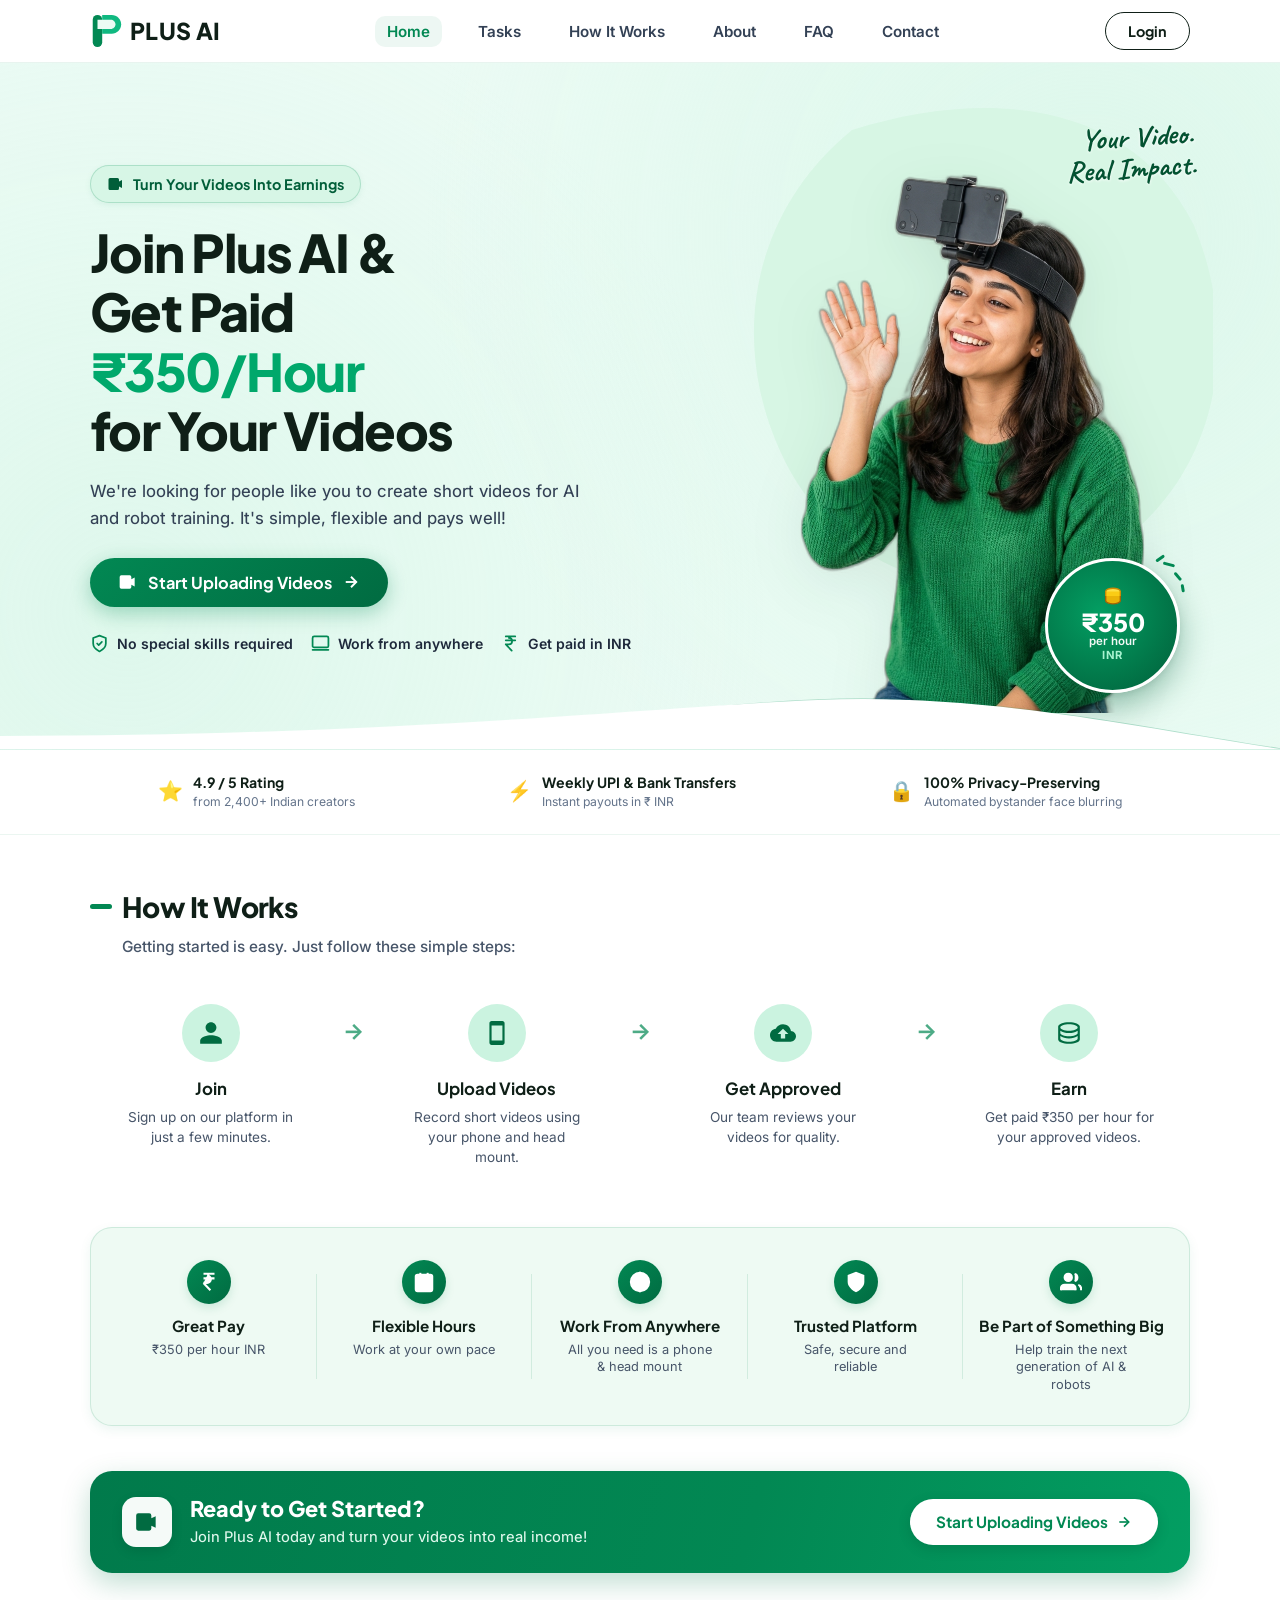
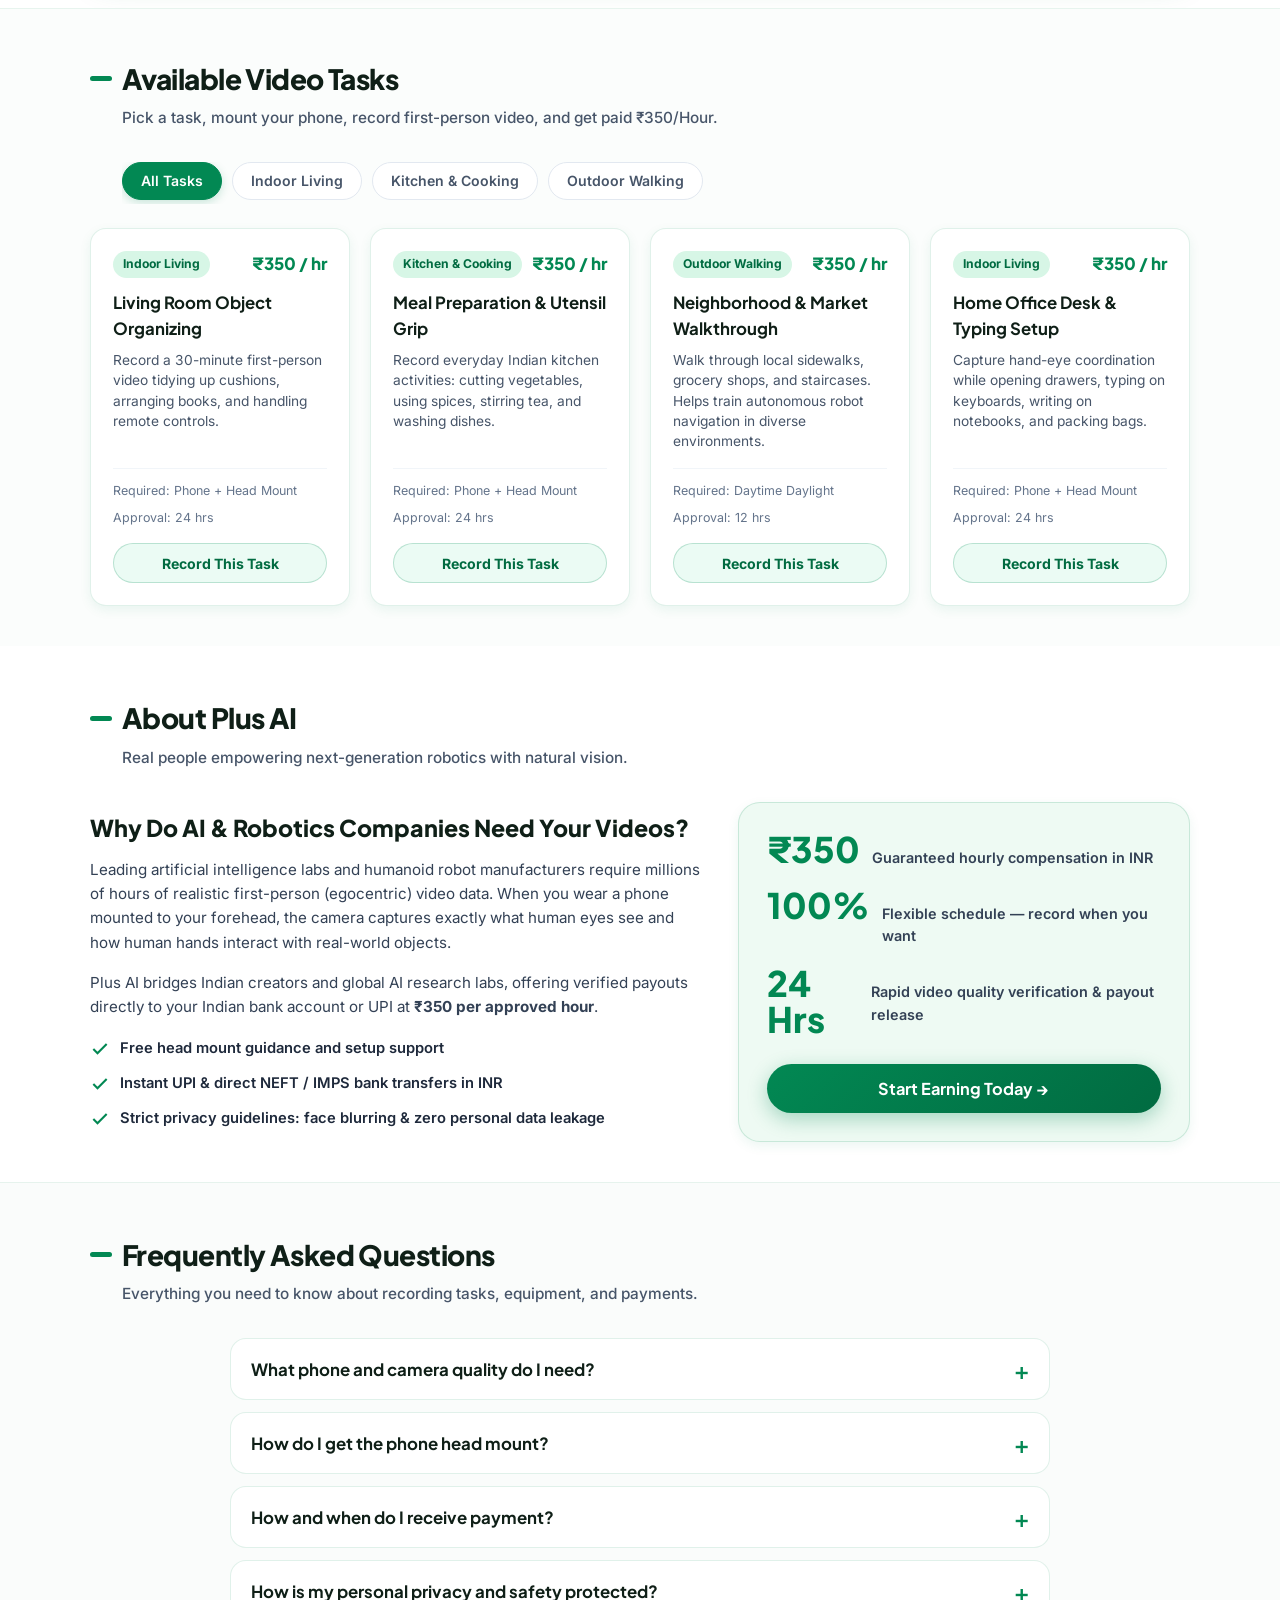
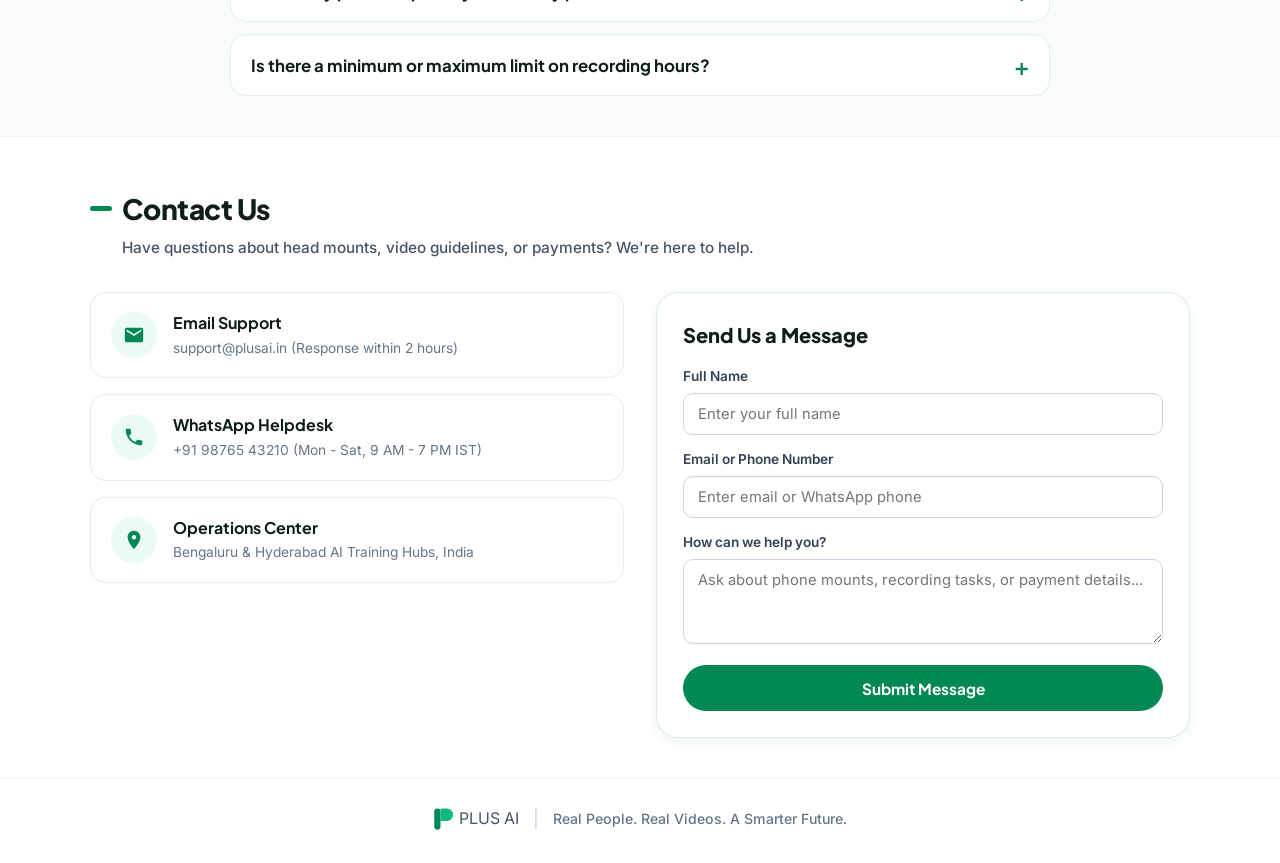
<file: index.html>
<!DOCTYPE html>
<html lang="en">
<head>
  <meta charset="UTF-8">
  <meta name="viewport" content="width=device-width, initial-scale=1.0, maximum-scale=5.0, viewport-fit=cover">
  <meta name="theme-color" content="#028853">
  <meta name="apple-mobile-web-app-capable" content="yes">
  <meta name="apple-mobile-web-app-status-bar-style" content="default">
  <title>Plus AI - Join & Get Paid ₹350/Hour for Your Videos</title>
  <meta name="description" content="Join Plus AI and earn ₹350 per hour recording short videos for AI and robot training. Flexible hours, work from anywhere in India with instant UPI / bank payouts.">
  
  <!-- Favicon -->
  <link rel="icon" type="image/png" href="images/logo_clean_trans.png">

  <!-- Google Fonts -->
  <link rel="preconnect" href="https://fonts.googleapis.com">
  <link rel="preconnect" href="https://fonts.gstatic.com" crossorigin>
  <link href="https://fonts.googleapis.com/css2?family=Caveat:wght@600;700&family=Inter:wght@400;500;600;700;800&family=Plus+Jakarta+Sans:wght@500;600;700;800&display=swap" rel="stylesheet">
  
  <!-- Stylesheet -->
  <link rel="stylesheet" href="css/style.css">
</head>
<body>

  <!-- ======================================================================
       HEADER / NAVIGATION BAR
       ====================================================================== -->
  <header class="navbar">
    <div class="container nav-container">
      <!-- Brand Logo -->
      <a href="#home" class="brand-logo" aria-label="Plus AI Home">
        <div class="logo-vector">
          <!-- Stylized Green Ribbon 'P' Logo -->
          <svg class="logo-p" viewBox="0 0 32 38" fill="none" xmlns="http://www.w3.org/2000/svg" aria-hidden="true">
            <rect x="2" y="2" width="10" height="34" rx="5" fill="#028853" />
            <path d="M12 2H22C27.5228 2 32 6.47715 32 12C32 17.5228 27.5228 22 22 22H12V2Z" fill="#10b981" />
            <path d="M7 7H21C23.7614 7 26 9.23858 26 12C26 14.7614 23.7614 17 21 17H7V7Z" fill="#ebfbf4" />
          </svg>
          <span class="brand-text">PLUS AI</span>
        </div>
      </a>

      <!-- Desktop Nav Links -->
      <nav class="desktop-nav" aria-label="Main Navigation">
        <ul class="nav-links">
          <li><a href="#home" class="active">Home</a></li>
          <li><a href="#tasks">Tasks</a></li>
          <li><a href="#how-it-works">How It Works</a></li>
          <li><a href="#about">About</a></li>
          <li><a href="#faq">FAQ</a></li>
          <li><a href="#contact">Contact</a></li>
        </ul>
      </nav>

      <!-- Right Nav Controls (Login + Hamburger on Mobile) -->
      <div class="nav-actions">
        <button class="btn-login-outline btn-open-login" type="button">Login</button>
        <button class="btn-hamburger" id="btnHamburger" aria-label="Open Navigation Menu" aria-expanded="false" type="button">
          <span class="hamburger-box">
            <span class="hamburger-inner"></span>
          </span>
        </button>
      </div>
    </div>
  </header>

  <!-- Mobile Drawer Menu -->
  <div class="mobile-drawer-overlay" id="drawerOverlay" aria-hidden="true"></div>
  <aside class="mobile-drawer" id="mobileDrawer" aria-label="Mobile Navigation">
    <div class="drawer-header">
      <div class="brand-logo">
        <div class="logo-vector">
          <svg class="logo-p" viewBox="0 0 32 38" fill="none" style="width:26px; height:30px;" aria-hidden="true">
            <rect x="2" y="2" width="10" height="34" rx="5" fill="#028853" />
            <path d="M12 2H22C27.5228 2 32 6.47715 32 12C32 17.5228 27.5228 22 22 22H12V2Z" fill="#10b981" />
          </svg>
          <span class="brand-text">PLUS AI</span>
        </div>
      </div>
      <button class="btn-close-drawer" id="btnCloseDrawer" aria-label="Close Menu" type="button">
        <svg width="24" height="24" viewBox="0 0 24 24" fill="none" stroke="currentColor" stroke-width="2.2" stroke-linecap="round">
          <line x1="18" y1="6" x2="6" y2="18"></line>
          <line x1="6" y1="6" x2="18" y2="18"></line>
        </svg>
      </button>
    </div>

    <ul class="drawer-nav-list">
      <li><a href="#home">Home <span class="nav-arrow">›</span></a></li>
      <li><a href="#tasks">Tasks <span class="nav-arrow">›</span></a></li>
      <li><a href="#how-it-works">How It Works <span class="nav-arrow">›</span></a></li>
      <li><a href="#about">About <span class="nav-arrow">›</span></a></li>
      <li><a href="#faq">FAQ <span class="nav-arrow">›</span></a></li>
      <li><a href="#contact">Contact Us <span class="nav-arrow">›</span></a></li>
    </ul>

    <div class="drawer-footer">
      <button class="btn-login-outline btn-open-login" style="width:100%; text-align:center;">Login to Account</button>
      <button class="btn-primary-green btn-open-upload" style="width:100%; margin-bottom:0;">Start Uploading Videos →</button>
    </div>
  </aside>

  <main>
    <!-- ====================================================================
         HERO SECTION (Responsive Mobile-First + Flyer Precision)
         ==================================================================== -->
    <section class="hero-section" id="home">
      <div class="container hero-grid">
        
        <!-- Hero Text Content -->
        <div class="hero-content">
          <!-- Top Tag Pill -->
          <div class="hero-badge-pill">
            <svg viewBox="0 0 24 24" aria-hidden="true">
              <path d="M4 4h10a2 2 0 0 1 2 2v2.586l4-2V17.414l-4-2V18a2 2 0 0 1-2 2H4a2 2 0 0 1-2-2V6a2 2 0 0 1 2-2z"/>
            </svg>
            <span>Turn Your Videos Into Earnings</span>
          </div>

          <!-- Main Headline -->
          <h1 class="hero-title">
            Join Plus AI &amp;
            <span class="headline-block">Get Paid</span>
            <span class="price-highlight">₹350/Hour</span>
            <span class="headline-block">for Your Videos</span>
          </h1>

          <!-- Subtitle -->
          <p class="hero-subtitle">
            We're looking for people like you to create short videos for AI and robot training. It's simple, flexible and pays well!
          </p>

          <!-- Primary Button -->
          <div class="hero-cta-group">
            <button class="btn-primary-green btn-open-upload" type="button">
              <svg class="btn-icon" viewBox="0 0 24 24" aria-hidden="true">
                <path d="M4 4h10a2 2 0 0 1 2 2v2.586l4-2V17.414l-4-2V18a2 2 0 0 1-2 2H4a2 2 0 0 1-2-2V6a2 2 0 0 1 2-2z"/>
              </svg>
              <span>Start Uploading Videos</span>
              <svg class="btn-arrow" viewBox="0 0 24 24" aria-hidden="true">
                <line x1="5" y1="12" x2="19" y2="12"></line>
                <polyline points="12 5 19 12 12 19"></polyline>
              </svg>
            </button>
          </div>

          <!-- 3 Perks Row with exact icons -->
          <div class="hero-perks">
            <div class="perk-item">
              <span class="perk-icon-wrap">
                <svg viewBox="0 0 24 24" fill="none" stroke="currentColor" stroke-width="2.2" stroke-linecap="round" stroke-linejoin="round" aria-hidden="true">
                  <path d="M12 22s8-4 8-10V5l-8-3-8 3v7c0 6 8 10 8 10z"></path>
                  <path d="m9 12 2 2 4-4"></path>
                </svg>
              </span>
              <span>No special skills required</span>
            </div>

            <div class="perk-item">
              <span class="perk-icon-wrap">
                <svg viewBox="0 0 24 24" fill="none" stroke="currentColor" stroke-width="2.2" stroke-linecap="round" stroke-linejoin="round" aria-hidden="true">
                  <rect x="2" y="3" width="20" height="14" rx="2" ry="2"></rect>
                  <line x1="2" y1="20" x2="22" y2="20"></line>
                </svg>
              </span>
              <span>Work from anywhere</span>
            </div>

            <div class="perk-item">
              <span class="perk-icon-wrap">
                <svg viewBox="0 0 24 24" fill="none" stroke="currentColor" stroke-width="2.2" stroke-linecap="round" stroke-linejoin="round" aria-hidden="true">
                  <path d="M6 3h12M6 8h12M6 13l7.5 8M6 13h4a4 4 0 0 0 0-8"></path>
                </svg>
              </span>
              <span>Get paid in INR</span>
            </div>
          </div>
        </div>

        <!-- Right Hero Visual (Exact Composition with Cutout & Glowing Rate Badge) -->
        <div class="hero-visual-wrapper">
          <!-- Organic Mint Wave Behind Woman (Pure SVG) -->
          <div class="hero-organic-wave-bg" aria-hidden="true">
            <svg viewBox="0 0 500 550" fill="none" xmlns="http://www.w3.org/2000/svg">
              <path d="M120,40 C280,-10 420,20 480,140 C530,260 510,410 380,490 C260,560 110,510 50,390 C-10,270 10,130 120,40 Z" fill="#d7f6e4" />
            </svg>
          </div>

          <div class="hero-image-box">
            <!-- Full HD Woman Cutout -->
            <img src="images/hero_woman_cutout.png" alt="Indian creator wearing phone head mount for video data collection" class="hero-person-img" loading="eager" width="480" height="640">

            <!-- Handwritten playful note (Pure HTML/CSS - font-family: Caveat) -->
            <div class="hero-handwritten-note">
              <span>Your Video.</span><br>
              <span>Real Impact.</span>
            </div>

            <!-- Radiant Green Coin Badge -->
            <div class="hero-rate-badge">
              <div class="badge-rays" aria-hidden="true">
                <span class="ray ray-1"></span>
                <span class="ray ray-2"></span>
                <span class="ray ray-3"></span>
                <span class="ray ray-4"></span>
              </div>
              <div class="badge-coin-wrap">
                <svg class="badge-coin-icon" viewBox="0 0 24 24" fill="none" aria-hidden="true">
                  <ellipse cx="12" cy="6" rx="8" ry="3.5" fill="#fde047" stroke="#ca8a04" stroke-width="1.5" />
                  <path d="M4 6v5c0 1.93 3.58 3.5 8 3.5s8-1.57 8-3.5V6" fill="#facc15" stroke="#ca8a04" stroke-width="1.5" />
                  <path d="M4 11v5c0 1.93 3.58 3.5 8 3.5s8-1.57 8-3.5V11" fill="#eab308" stroke="#a16207" stroke-width="1.5" />
                </svg>
              </div>
              <span class="badge-amount price-val">₹350</span>
              <span class="badge-rate">per hour</span>
              <span class="badge-currency">INR</span>
            </div>
          </div>
        </div>

      </div>
      
      <!-- Sweeping Organic Bottom Wave (Pure SVG / CSS) -->
      <div class="hero-bottom-wave" aria-hidden="true">
        <svg viewBox="0 0 1440 130" fill="none" preserveAspectRatio="none" xmlns="http://www.w3.org/2000/svg">
          <path d="M450,110 C620,110 740,65 920,55 C1100,45 1250,90 1440,130" stroke="#028853" stroke-width="2.5" stroke-opacity="0.25" fill="none" />
          <path d="M0,130 L0,110 C450,110 740,65 920,55 C1100,45 1250,90 1440,130 L1440,130 L0,130 Z" fill="#ffffff" />
        </svg>
      </div>
    </section>

    <!-- ====================================================================
         SECTION: TRUST & SOCIAL PROOF STRIP
         ==================================================================== -->
    <div class="trust-bar-section">
      <div class="container">
        <div class="trust-bar-grid">
          <div class="trust-pill">
            <span class="trust-star">⭐</span>
            <div class="trust-text">
              <strong>4.9 / 5 Rating</strong>
              <span>from 2,400+ Indian creators</span>
            </div>
          </div>
          <div class="trust-pill">
            <span class="trust-icon">⚡</span>
            <div class="trust-text">
              <strong>Weekly UPI &amp; Bank Transfers</strong>
              <span>Instant payouts in ₹ INR</span>
            </div>
          </div>
          <div class="trust-pill">
            <span class="trust-icon">🔒</span>
            <div class="trust-text">
              <strong>100% Privacy-Preserving</strong>
              <span>Automated bystander face blurring</span>
            </div>
          </div>
        </div>
      </div>
    </div>

    <!-- ====================================================================
         SECTION: HOW IT WORKS
         ==================================================================== -->
    <section class="how-it-works-section" id="how-it-works">
      <div class="container">
        <div class="section-header">
          <div class="section-title-wrap">
            <span class="title-dash"></span>
            <h2 class="section-title">How It Works</h2>
          </div>
          <p class="section-subtitle">Getting started is easy. Just follow these simple steps:</p>
        </div>

        <!-- 4 Step Process Cards Flow -->
        <div class="steps-flow">
          <!-- Step 1 -->
          <div class="step-card">
            <div class="step-num-badge">1</div>
            <div class="step-icon-circle">
              <!-- Person / User Icon -->
              <svg viewBox="0 0 24 24" aria-hidden="true">
                <path d="M12 12c2.76 0 5-2.24 5-5s-2.24-5-5-5-5 2.24-5 5 2.24 5 5 5zm0 2c-3.33 0-10 1.67-10 5v3h20v-3c0-3.33-6.67-5-10-5z"/>
              </svg>
            </div>
            <h3 class="step-title">Join</h3>
            <p class="step-desc">Sign up on our platform in just a few minutes.</p>
          </div>

          <div class="step-arrow" aria-hidden="true">→</div>

          <!-- Step 2 -->
          <div class="step-card">
            <div class="step-num-badge">2</div>
            <div class="step-icon-circle">
              <!-- Smartphone Icon -->
              <svg viewBox="0 0 24 24" aria-hidden="true">
                <path d="M17 1.01L7 1c-1.1 0-2 .9-2 2v18c0 1.1.9 2 2 2h10c1.1 0 2-.9 2-2V3c0-1.1-.9-1.99-2-1.99zM17 19H7V5h10v14z"/>
              </svg>
            </div>
            <h3 class="step-title">Upload Videos</h3>
            <p class="step-desc">Record short videos using your phone and head mount.</p>
          </div>

          <div class="step-arrow" aria-hidden="true">→</div>

          <!-- Step 3 -->
          <div class="step-card">
            <div class="step-num-badge">3</div>
            <div class="step-icon-circle">
              <!-- Cloud Upload Icon -->
              <svg viewBox="0 0 24 24" aria-hidden="true">
                <path d="M19.35 10.04C18.67 6.59 15.64 4 12 4 9.11 4 6.6 5.64 5.35 8.04 2.34 8.36 0 10.91 0 14c0 3.31 2.69 6 6 6h13c2.76 0 5-2.24 5-5 0-2.64-2.05-4.78-4.65-4.96zM14 13v4h-4v-4H7l5-5 5 5h-3z"/>
              </svg>
            </div>
            <h3 class="step-title">Get Approved</h3>
            <p class="step-desc">Our team reviews your videos for quality.</p>
          </div>

          <div class="step-arrow" aria-hidden="true">→</div>

          <!-- Step 4 -->
          <div class="step-card">
            <div class="step-num-badge">4</div>
            <div class="step-icon-circle">
              <!-- Stack of Coins Icon -->
              <svg viewBox="0 0 24 24" aria-hidden="true">
                <path d="M12 2C6.48 2 2 3.79 2 6v12c0 2.21 4.48 4 10 4s10-1.79 10-4V6c0-2.21-4.48-4-10-4zm0 2c4.42 0 8 1.34 8 3s-3.58 3-8 3-8-1.34-8-3 3.58-3 8-3zm0 16c-4.42 0-8-1.34-8-3v-2.15c1.95 1.31 4.86 2.15 8 2.15s6.05-.84 8-2.15V17c0 1.66-3.58 3-8 3zm0-5c-4.42 0-8-1.34-8-3v-2.15c1.95 1.31 4.86 2.15 8 2.15s6.05-.84 8-2.15V12c0 1.66-3.58 3-8 3z"/>
              </svg>
            </div>
            <h3 class="step-title">Earn</h3>
            <p class="step-desc">Get paid ₹350 per hour for your approved videos.</p>
          </div>
        </div>
      </div>
    </section>

    <!-- ====================================================================
         SECTION: 5 FEATURE HIGHLIGHTS (In soft mint container)
         ==================================================================== -->
    <section class="features-section">
      <div class="container">
        <div class="features-container-card">
          <!-- Card 1 -->
          <div class="feature-box">
            <div class="feature-icon-circle">
              <!-- Rupee Coin Icon -->
              <svg viewBox="0 0 24 24" fill="none" stroke="currentColor" stroke-width="2.3" aria-hidden="true">
                <path d="M6 3h12M6 8h12M6 13l7.5 8M6 13h4a4 4 0 0 0 0-8"></path>
              </svg>
            </div>
            <h4 class="feature-title">Great Pay</h4>
            <p class="feature-desc">₹350 per hour INR</p>
          </div>

          <!-- Card 2 -->
          <div class="feature-box">
            <div class="feature-icon-circle">
              <!-- Calendar Icon -->
              <svg viewBox="0 0 24 24" fill="none" stroke="currentColor" stroke-width="2.2" aria-hidden="true">
                <rect x="3" y="4" width="18" height="18" rx="2" ry="2"></rect>
                <line x1="16" y1="2" x2="16" y2="6"></line>
                <line x1="8" y1="2" x2="8" y2="6"></line>
                <line x1="3" y1="10" x2="21" y2="10"></line>
              </svg>
            </div>
            <h4 class="feature-title">Flexible Hours</h4>
            <p class="feature-desc">Work at your own pace</p>
          </div>

          <!-- Card 3 -->
          <div class="feature-box">
            <div class="feature-icon-circle">
              <!-- Globe Icon -->
              <svg viewBox="0 0 24 24" fill="none" stroke="currentColor" stroke-width="2.2" aria-hidden="true">
                <circle cx="12" cy="12" r="10"></circle>
                <line x1="2" y1="12" x2="22" y2="12"></line>
                <path d="M12 2a15.3 15.3 0 0 1 4 10 15.3 15.3 0 0 1-4 10 15.3 15.3 0 0 1-4-10 15.3 15.3 0 0 1 4-10z"></path>
              </svg>
            </div>
            <h4 class="feature-title">Work From Anywhere</h4>
            <p class="feature-desc">All you need is a phone &amp; head mount</p>
          </div>

          <!-- Card 4 -->
          <div class="feature-box">
            <div class="feature-icon-circle">
              <!-- Shield Check Icon -->
              <svg viewBox="0 0 24 24" fill="none" stroke="currentColor" stroke-width="2.2" aria-hidden="true">
                <path d="M12 22s8-4 8-10V5l-8-3-8 3v7c0 6 8 10 8 10z"></path>
                <path d="m9 12 2 2 4-4"></path>
              </svg>
            </div>
            <h4 class="feature-title">Trusted Platform</h4>
            <p class="feature-desc">Safe, secure and reliable</p>
          </div>

          <!-- Card 5 -->
          <div class="feature-box">
            <div class="feature-icon-circle">
              <!-- Group / Team Icon -->
              <svg viewBox="0 0 24 24" fill="none" stroke="currentColor" stroke-width="2.2" aria-hidden="true">
                <path d="M17 21v-2a4 4 0 0 0-4-4H5a4 4 0 0 0-4 4v2"></path>
                <circle cx="9" cy="7" r="4"></circle>
                <path d="M23 21v-2a4 4 0 0 0-3-3.87"></path>
                <path d="M16 3.13a4 4 0 0 1 0 7.75"></path>
              </svg>
            </div>
            <h4 class="feature-title">Be Part of Something Big</h4>
            <p class="feature-desc">Help train the next generation of AI &amp; robots</p>
          </div>
        </div>
      </div>
    </section>

    <!-- ====================================================================
         SECTION: CALL TO ACTION BANNER (Green Rounded Container)
         ==================================================================== -->
    <section class="cta-banner-section">
      <div class="container">
        <div class="cta-banner-card">
          <div class="cta-banner-left">
            <div class="cta-camera-icon-box">
              <svg viewBox="0 0 24 24" aria-hidden="true">
                <path d="M4 4h10a2 2 0 0 1 2 2v2.586l4-2V17.414l-4-2V18a2 2 0 0 1-2 2H4a2 2 0 0 1-2-2V6a2 2 0 0 1 2-2z"/>
              </svg>
            </div>
            <div class="cta-banner-text">
              <h3 class="cta-banner-title">Ready to Get Started?</h3>
              <p class="cta-banner-desc">Join Plus AI today and turn your videos into real income!</p>
            </div>
          </div>

          <button class="btn-cta-white btn-open-upload" type="button">
            <span>Start Uploading Videos</span>
            <svg viewBox="0 0 24 24" aria-hidden="true">
              <line x1="5" y1="12" x2="19" y2="12"></line>
              <polyline points="12 5 19 12 12 19"></polyline>
            </svg>
          </button>
        </div>
      </div>
    </section>

    <!-- ====================================================================
         SECTION: TASKS (Requested 'Task' Nav Item)
         ==================================================================== -->
    <section class="tasks-section" id="tasks">
      <div class="container">
        <div class="section-header">
          <div class="section-title-wrap">
            <span class="title-dash"></span>
            <h2 class="section-title">Available Video Tasks</h2>
          </div>
          <p class="section-subtitle">Pick a task, mount your phone, record first-person video, and get paid ₹350/Hour.</p>
        </div>

        <!-- Task Category Filters -->
        <div class="tasks-filter-bar" role="tablist" aria-label="Task categories">
          <button class="task-filter-btn active" data-filter="all" role="tab" aria-selected="true">All Tasks</button>
          <button class="task-filter-btn" data-filter="indoor" role="tab" aria-selected="false">Indoor Living</button>
          <button class="task-filter-btn" data-filter="kitchen" role="tab" aria-selected="false">Kitchen &amp; Cooking</button>
          <button class="task-filter-btn" data-filter="outdoor" role="tab" aria-selected="false">Outdoor Walking</button>
        </div>

        <!-- Tasks Grid -->
        <div class="tasks-grid">
          <!-- Task 1 -->
          <div class="task-card" data-category="indoor">
            <div class="task-card-header">
              <span class="task-category-tag">Indoor Living</span>
              <span class="task-payout-tag">₹350 / hr</span>
            </div>
            <h4 class="task-card-title">Living Room Object Organizing</h4>
            <p class="task-card-desc">Record a 30-minute first-person video tidying up cushions, arranging books, and handling remote controls.</p>
            <div class="task-card-meta">
              <span>Required: Phone + Head Mount</span>
              <span>Approval: 24 hrs</span>
            </div>
            <button class="btn-task-action btn-open-upload" type="button">Record This Task</button>
          </div>

          <!-- Task 2 -->
          <div class="task-card" data-category="kitchen">
            <div class="task-card-header">
              <span class="task-category-tag">Kitchen &amp; Cooking</span>
              <span class="task-payout-tag">₹350 / hr</span>
            </div>
            <h4 class="task-card-title">Meal Preparation &amp; Utensil Grip</h4>
            <p class="task-card-desc">Record everyday Indian kitchen activities: cutting vegetables, using spices, stirring tea, and washing dishes.</p>
            <div class="task-card-meta">
              <span>Required: Phone + Head Mount</span>
              <span>Approval: 24 hrs</span>
            </div>
            <button class="btn-task-action btn-open-upload" type="button">Record This Task</button>
          </div>

          <!-- Task 3 -->
          <div class="task-card" data-category="outdoor">
            <div class="task-card-header">
              <span class="task-category-tag">Outdoor Walking</span>
              <span class="task-payout-tag">₹350 / hr</span>
            </div>
            <h4 class="task-card-title">Neighborhood &amp; Market Walkthrough</h4>
            <p class="task-card-desc">Walk through local sidewalks, grocery shops, and staircases. Helps train autonomous robot navigation in diverse environments.</p>
            <div class="task-card-meta">
              <span>Required: Daytime Daylight</span>
              <span>Approval: 12 hrs</span>
            </div>
            <button class="btn-task-action btn-open-upload" type="button">Record This Task</button>
          </div>

          <!-- Task 4 -->
          <div class="task-card" data-category="indoor">
            <div class="task-card-header">
              <span class="task-category-tag">Indoor Living</span>
              <span class="task-payout-tag">₹350 / hr</span>
            </div>
            <h4 class="task-card-title">Home Office Desk &amp; Typing Setup</h4>
            <p class="task-card-desc">Capture hand-eye coordination while opening drawers, typing on keyboards, writing on notebooks, and packing bags.</p>
            <div class="task-card-meta">
              <span>Required: Phone + Head Mount</span>
              <span>Approval: 24 hrs</span>
            </div>
            <button class="btn-task-action btn-open-upload" type="button">Record This Task</button>
          </div>
        </div>
      </div>
    </section>

    <!-- ====================================================================
         SECTION: ABOUT (Requested 'About' Nav Item)
         ==================================================================== -->
    <section class="about-section" id="about">
      <div class="container">
        <div class="section-header">
          <div class="section-title-wrap">
            <span class="title-dash"></span>
            <h2 class="section-title">About Plus AI</h2>
          </div>
          <p class="section-subtitle">Real people empowering next-generation robotics with natural vision.</p>
        </div>

        <div class="about-grid">
          <div class="about-text">
            <h3>Why Do AI &amp; Robotics Companies Need Your Videos?</h3>
            <p>
              Leading artificial intelligence labs and humanoid robot manufacturers require millions of hours of realistic first-person (egocentric) video data. When you wear a phone mounted to your forehead, the camera captures exactly what human eyes see and how human hands interact with real-world objects.
            </p>
            <p>
              Plus AI bridges Indian creators and global AI research labs, offering verified payouts directly to your Indian bank account or UPI at <strong>₹350 per approved hour</strong>.
            </p>
            <ul class="about-perks-list">
              <li>
                <svg viewBox="0 0 24 24" fill="none" stroke="currentColor" stroke-width="2.5" aria-hidden="true">
                  <path d="M20 6L9 17l-5-5"/>
                </svg>
                <span>Free head mount guidance and setup support</span>
              </li>
              <li>
                <svg viewBox="0 0 24 24" fill="none" stroke="currentColor" stroke-width="2.5" aria-hidden="true">
                  <path d="M20 6L9 17l-5-5"/>
                </svg>
                <span>Instant UPI &amp; direct NEFT / IMPS bank transfers in INR</span>
              </li>
              <li>
                <svg viewBox="0 0 24 24" fill="none" stroke="currentColor" stroke-width="2.5" aria-hidden="true">
                  <path d="M20 6L9 17l-5-5"/>
                </svg>
                <span>Strict privacy guidelines: face blurring &amp; zero personal data leakage</span>
              </li>
            </ul>
          </div>

          <div class="about-banner-card">
            <div class="about-metric">
              <span class="number">₹350</span>
              <span class="label">Guaranteed hourly compensation in INR</span>
            </div>
            <div class="about-metric">
              <span class="number">100%</span>
              <span class="label">Flexible schedule — record when you want</span>
            </div>
            <div class="about-metric">
              <span class="number">24 Hrs</span>
              <span class="label">Rapid video quality verification &amp; payout release</span>
            </div>
            <button class="btn-primary-green btn-open-upload" style="margin-top:10px; margin-bottom:0;" type="button">
              Start Earning Today →
            </button>
          </div>
        </div>
      </div>
    </section>

    <!-- ====================================================================
         SECTION: FAQ (FREQUENTLY ASKED QUESTIONS) - Highly Professional
         ==================================================================== -->
    <section class="faq-section" id="faq">
      <div class="container">
        <div class="section-header">
          <div class="section-title-wrap">
            <span class="title-dash"></span>
            <h2 class="section-title">Frequently Asked Questions</h2>
          </div>
          <p class="section-subtitle">Everything you need to know about recording tasks, equipment, and payments.</p>
        </div>

        <div class="faq-accordion">
          <!-- FAQ 1 -->
          <div class="faq-item">
            <button class="faq-question" type="button" aria-expanded="false">
              <span>What phone and camera quality do I need?</span>
              <span class="faq-toggle-icon">+</span>
            </button>
            <div class="faq-answer">
              <p>Any smartphone running Android or iOS with a working rear camera capable of recording standard 1080p (Full HD) video at 30 frames per second is eligible. Popular models include Samsung Galaxy, Redmi, Realme, OnePlus, Vivo, Oppo, and iPhones.</p>
            </div>
          </div>

          <!-- FAQ 2 -->
          <div class="faq-item">
            <button class="faq-question" type="button" aria-expanded="false">
              <span>How do I get the phone head mount?</span>
              <span class="faq-toggle-icon">+</span>
            </button>
            <div class="faq-answer">
              <p>You can use standard, inexpensive elastic phone head-strap mounts available on Amazon or Flipkart (costing ~₹250-₹350). When you sign up and pass our brief camera test, Plus AI can also reimburse the mount or send an official starter kit directly to your address!</p>
            </div>
          </div>

          <!-- FAQ 3 -->
          <div class="faq-item">
            <button class="faq-question" type="button" aria-expanded="false">
              <span>How and when do I receive payment?</span>
              <span class="faq-toggle-icon">+</span>
            </button>
            <div class="faq-answer">
              <p>Payments are calculated at ₹350 per verified recording hour. Payouts are processed weekly directly to your Indian bank account via IMPS/NEFT or to your preferred UPI ID (Google Pay, PhonePe, Paytm, BHIM).</p>
            </div>
          </div>

          <!-- FAQ 4 -->
          <div class="faq-item">
            <button class="faq-question" type="button" aria-expanded="false">
              <span>How is my personal privacy and safety protected?</span>
              <span class="faq-toggle-icon">+</span>
            </button>
            <div class="faq-answer">
              <p>Your privacy is strictly safeguarded. Our AI ingest system automatically detects and blurs bystander faces, car license plates, and sensitive documents. We never sell personal contact data to third parties.</p>
            </div>
          </div>

          <!-- FAQ 5 -->
          <div class="faq-item">
            <button class="faq-question" type="button" aria-expanded="false">
              <span>Is there a minimum or maximum limit on recording hours?</span>
              <span class="faq-toggle-icon">+</span>
            </button>
            <div class="faq-answer">
              <p>You have 100% flexibility! You can record for as little as 30 minutes on weekends or up to 20+ hours a week depending on task availability in your dashboard.</p>
            </div>
          </div>
        </div>
      </div>
    </section>

    <!-- ====================================================================
         SECTION: CONTACT US (Requested 'Contact Us' Nav Item)
         ==================================================================== -->
    <section class="contact-section" id="contact">
      <div class="container">
        <div class="section-header">
          <div class="section-title-wrap">
            <span class="title-dash"></span>
            <h2 class="section-title">Contact Us</h2>
          </div>
          <p class="section-subtitle">Have questions about head mounts, video guidelines, or payments? We're here to help.</p>
        </div>

        <div class="contact-grid">
          <div class="contact-info-cards">
            <div class="contact-item-card">
              <div class="contact-icon-bubble">
                <svg viewBox="0 0 24 24" aria-hidden="true">
                  <path d="M20 4H4c-1.1 0-1.99.9-1.99 2L2 18c0 1.1.9 2 2 2h16c1.1 0 2-.9 2-2V6c0-1.1-.9-2-2-2zm0 4l-8 5-8-5V6l8 5 8-5v2z"/>
                </svg>
              </div>
              <div class="contact-item-details">
                <h4>Email Support</h4>
                <p>support@plusai.in (Response within 2 hours)</p>
              </div>
            </div>

            <div class="contact-item-card">
              <div class="contact-icon-bubble">
                <svg viewBox="0 0 24 24" aria-hidden="true">
                  <path d="M6.62 10.79c1.44 2.83 3.76 5.14 6.59 6.59l2.2-2.2c.27-.27.67-.36 1.02-.24 1.12.37 2.33.57 3.57.57.55 0 1 .45 1 1V20c0 .55-.45 1-1 1-9.39 0-17-7.61-17-17 0-.55.45-1 1-1h3.5c.55 0 1 .45 1 1 0 1.25.2 2.45.57 3.57.11.35.03.74-.25 1.02l-2.2 2.2z"/>
                </svg>
              </div>
              <div class="contact-item-details">
                <h4>WhatsApp Helpdesk</h4>
                <p>+91 98765 43210 (Mon - Sat, 9 AM - 7 PM IST)</p>
              </div>
            </div>

            <div class="contact-item-card">
              <div class="contact-icon-bubble">
                <svg viewBox="0 0 24 24" aria-hidden="true">
                  <path d="M12 2C8.13 2 5 5.13 5 9c0 5.25 7 13 7 13s7-7.75 7-13c0-3.87-3.13-7-7-7zm0 9.5c-1.38 0-2.5-1.12-2.5-2.5s1.12-2.5 2.5-2.5 2.5 1.12 2.5 2.5-1.12 2.5-2.5 2.5z"/>
                </svg>
              </div>
              <div class="contact-item-details">
                <h4>Operations Center</h4>
                <p>Bengaluru &amp; Hyderabad AI Training Hubs, India</p>
              </div>
            </div>
          </div>

          <!-- Quick Inquiry Form -->
          <div class="contact-form-card">
            <h4>Send Us a Message</h4>
            <form id="contactForm">
              <div class="form-group">
                <label for="contactName">Full Name</label>
                <input type="text" id="contactName" class="form-control" placeholder="Enter your full name" autocomplete="name" required>
              </div>
              <div class="form-group">
                <label for="contactEmail">Email or Phone Number</label>
                <input type="text" id="contactEmail" class="form-control" placeholder="Enter email or WhatsApp phone" autocomplete="email" required>
              </div>
              <div class="form-group">
                <label for="contactMessage">How can we help you?</label>
                <textarea id="contactMessage" class="form-control" placeholder="Ask about phone mounts, recording tasks, or payment details..." rows="3" required></textarea>
              </div>
              <button type="submit" class="btn-form-submit">Submit Message</button>
            </form>
          </div>
        </div>
      </div>
    </section>
  </main>

  <!-- ======================================================================
       FOOTER
       ====================================================================== -->
  <footer class="footer-section">
    <div class="container footer-content">
      <div class="footer-logo">
        <svg class="logo-p" viewBox="0 0 32 38" fill="none" style="width:20px; height:24px;" aria-hidden="true">
          <rect x="2" y="2" width="10" height="34" rx="5" fill="#028853" />
          <path d="M12 2H22C27.5228 2 32 6.47715 32 12C32 17.5228 27.5228 22 22 22H12V2Z" fill="#10b981" />
        </svg>
        <span class="brand-text">PLUS AI</span>
      </div>

      <span class="footer-divider" aria-hidden="true">|</span>

      <span class="footer-tagline">Real People. Real Videos. A Smarter Future.</span>
    </div>
  </footer>

  <!-- ======================================================================
       STICKY MOBILE QUICK ACTION BAR (Boosts mobile conversions)
       ====================================================================== -->
  <aside class="mobile-sticky-action-bar" id="mobileStickyBar" aria-label="Quick Action">
    <div class="sticky-bar-info">
      <span class="sticky-rate price-val">₹350/hr</span>
      <span class="sticky-sub">Weekly Payouts</span>
    </div>
    <button class="btn-sticky-cta btn-open-upload" type="button">
      Start Earning →
    </button>
  </aside>

  <!-- ======================================================================
       MODAL: LOGIN
       ====================================================================== -->
  <div class="modal-overlay" id="loginModal" role="dialog" aria-modal="true" aria-labelledby="loginTitle">
    <div class="modal-card">
      <button class="btn-modal-close" aria-label="Close dialog">✕</button>
      <h3 class="modal-title" id="loginTitle">Welcome to Plus AI</h3>
      <p class="modal-subtitle">Log in to view your video tasks and check earnings.</p>
      
      <form id="loginForm">
        <div class="form-group">
          <label for="loginPhone">Phone Number / Email</label>
          <input type="text" id="loginPhone" class="form-control" placeholder="Enter your 10-digit mobile number" inputmode="tel" autocomplete="username" required>
        </div>
        <div class="form-group">
          <label for="loginOtp">Verification Code (OTP)</label>
          <input type="password" id="loginOtp" class="form-control" placeholder="Enter OTP or Password" autocomplete="current-password" required>
        </div>
        <button type="submit" class="btn-form-submit" style="margin-top:16px;">Sign In to Plus AI</button>
      </form>
    </div>
  </div>

  <!-- ======================================================================
       MODAL: UPLOAD / START RECORDING
       ====================================================================== -->
  <div class="modal-overlay" id="uploadModal" role="dialog" aria-modal="true" aria-labelledby="uploadTitle">
    <div class="modal-card">
      <button class="btn-modal-close" aria-label="Close dialog">✕</button>
      <h3 class="modal-title" id="uploadTitle">Start Uploading Videos</h3>
      <p class="modal-subtitle">Register your phone &amp; get approved to earn ₹350/Hour.</p>
      
      <form id="uploadForm">
        <div class="form-group">
          <label for="regName">Full Name</label>
          <input type="text" id="regName" class="form-control" placeholder="Your full name" autocomplete="name" required>
        </div>
        <div class="form-group">
          <label for="regPhone">WhatsApp Number</label>
          <input type="tel" id="regPhone" class="form-control" placeholder="10-digit mobile number" inputmode="tel" autocomplete="tel" required>
        </div>
        <div class="form-group">
          <label for="phoneModel">Your Smartphone Model</label>
          <input type="text" id="phoneModel" class="form-control" placeholder="e.g. Samsung M34, Redmi Note 12, iPhone" required>
        </div>
        <div class="form-group">
          <label for="headMount">Do you have a phone head mount?</label>
          <select id="headMount" class="form-control">
            <option value="yes">Yes, I already have one</option>
            <option value="need">No, send me head mount instructions/kit</option>
          </select>
        </div>
        <button type="submit" class="btn-form-submit" style="margin-top:16px;">Submit &amp; Start Earning ₹350/hr</button>
      </form>
    </div>
  </div>

  <!-- JavaScript -->
  <script src="js/main.js"></script>
</body>
</html>
</file>
<file: css/style.css>
/* ==========================================================================
   PLUS AI - Official Design System & Responsive Stylesheet
   Crafted to 100% precision with the reference flyer, optimized for mobile,
   tablet, and desktop with zero overflow and modern corporate polish.
   ========================================================================== */

@import url('https://fonts.googleapis.com/css2?family=Caveat:wght@600;700&family=Inter:wght@400;500;600;700;800&family=Plus+Jakarta+Sans:wght@500;600;700;800&display=swap');

:root {
  /* Brand Emerald Palette */
  --primary-green: #028853;
  --primary-green-dark: #016b41;
  --primary-green-light: #00a86b;
  --mint-bg: #ebfbf4;
  --mint-bg-soft: #f4fcf7;
  --mint-badge-bg: #d7f6e6;
  --mint-circle-bg: #cbf3e0;
  --mint-container-bg: #eefaf3;
  --mint-border: #b8eed3;
  --banner-green-start: #017a4b;
  --banner-green-end: #039e62;
  --badge-dark-green: #015e39;

  /* Typography Colors */
  --text-dark: #0f1f17;
  --text-slate: #1e293b;
  --text-body: #475569;
  --text-muted: #64748b;
  --text-white: #ffffff;

  /* Fonts */
  --font-heading: 'Plus Jakarta Sans', -apple-system, BlinkMacSystemFont, 'Segoe UI', Roboto, sans-serif;
  --font-body: 'Inter', -apple-system, BlinkMacSystemFont, 'Segoe UI', Roboto, sans-serif;
  --font-script: 'Caveat', cursive;

  /* Border Radii */
  --radius-xs: 6px;
  --radius-sm: 10px;
  --radius-md: 16px;
  --radius-lg: 22px;
  --radius-xl: 28px;
  --radius-pill: 9999px;

  /* Shadows */
  --shadow-xs: 0 1px 3px rgba(0, 0, 0, 0.05);
  --shadow-sm: 0 4px 12px rgba(2, 136, 83, 0.08);
  --shadow-md: 0 8px 24px rgba(2, 136, 83, 0.12);
  --shadow-lg: 0 16px 36px rgba(2, 136, 83, 0.16);
  --shadow-card: 0 4px 20px rgba(0, 0, 0, 0.04);
  --shadow-elevation: 0 12px 28px -6px rgba(15, 31, 23, 0.12), 0 4px 10px -2px rgba(15, 31, 23, 0.04);

  /* Layout */
  --container-max: 1140px;
  --nav-height: 68px;
}

/* --------------------------------------------------------------------------
   RESET & GLOBAL BASE STYLES
   -------------------------------------------------------------------------- */
*, *::before, *::after {
  box-sizing: border-box;
  margin: 0;
  padding: 0;
}

html {
  font-size: 16px;
  scroll-behavior: smooth;
  -webkit-font-smoothing: antialiased;
  -moz-osx-font-smoothing: grayscale;
  text-size-adjust: 100%;
  -webkit-text-size-adjust: 100%;
  overflow-x: hidden;
  max-width: 100%;
}

body {
  font-family: var(--font-body);
  color: var(--text-body);
  background-color: #ffffff;
  line-height: 1.55;
  overflow-x: hidden;
  max-width: 100%;
  width: 100%;
  position: relative;
}

body.drawer-open, 
body.modal-open {
  overflow: hidden;
}

img, svg {
  max-width: 100%;
  height: auto;
  display: block;
}

a {
  text-decoration: none;
  color: inherit;
  transition: color 0.2s ease, background 0.2s ease, transform 0.2s ease;
}

button {
  font-family: inherit;
  border: none;
  background: none;
  cursor: pointer;
  transition: all 0.2s cubic-bezier(0.16, 1, 0.3, 1);
  -webkit-tap-highlight-color: transparent;
}

.container {
  width: 100%;
  max-width: var(--container-max);
  margin: 0 auto;
  padding: 0 20px;
}

@media (max-width: 480px) {
  .container {
    padding: 0 16px;
  }
}

/* --------------------------------------------------------------------------
   NAVBAR
   -------------------------------------------------------------------------- */
.navbar {
  position: sticky;
  top: 0;
  z-index: 100;
  background: rgba(255, 255, 255, 0.94);
  backdrop-filter: blur(14px);
  -webkit-backdrop-filter: blur(14px);
  border-bottom: 1px solid rgba(2, 136, 83, 0.09);
  padding: 12px 0;
  transition: box-shadow 0.3s ease, background 0.3s ease;
}

.navbar.scrolled {
  box-shadow: 0 4px 18px rgba(0, 0, 0, 0.05);
  background: rgba(255, 255, 255, 0.98);
}

.navbar .nav-container {
  display: flex;
  align-items: center;
  justify-content: space-between;
}

/* Brand Logo */
.brand-logo {
  display: flex;
  align-items: center;
  gap: 8px;
  user-select: none;
}

.brand-logo .logo-vector {
  display: flex;
  align-items: center;
  gap: 8px;
}

.brand-logo .logo-p {
  width: 32px;
  height: 36px;
  flex-shrink: 0;
}

.brand-logo .brand-text {
  font-family: var(--font-heading);
  font-weight: 800;
  font-size: 1.45rem;
  letter-spacing: 0.4px;
  color: var(--text-dark);
}

/* Desktop Nav Links */
.desktop-nav {
  display: block;
}

.nav-links {
  display: flex;
  align-items: center;
  gap: 24px;
  list-style: none;
}

.nav-links li a {
  font-family: var(--font-body);
  font-size: 0.95rem;
  font-weight: 600;
  color: #334155;
  padding: 6px 12px;
  border-radius: var(--radius-sm);
  transition: all 0.2s ease;
}

.nav-links li a:hover,
.nav-links li a.active {
  color: var(--primary-green);
  background: rgba(2, 136, 83, 0.07);
}

/* Right Nav Actions */
.nav-actions {
  display: flex;
  align-items: center;
  gap: 12px;
}

.btn-login-outline {
  display: inline-flex;
  align-items: center;
  justify-content: center;
  padding: 8px 22px;
  border-radius: var(--radius-pill);
  border: 1.5px solid #0f1f17;
  font-family: var(--font-heading);
  font-size: 0.9rem;
  font-weight: 700;
  color: var(--text-dark);
  background: transparent;
  transition: all 0.2s cubic-bezier(0.16, 1, 0.3, 1);
  min-height: 38px;
}

.btn-login-outline:hover {
  background: #0f1f17;
  color: #ffffff;
  transform: translateY(-1px);
  box-shadow: 0 4px 12px rgba(15, 31, 23, 0.15);
}

/* Animated Hamburger Button */
.btn-hamburger {
  display: none;
  padding: 8px;
  border-radius: var(--radius-sm);
  background: transparent;
  cursor: pointer;
  color: var(--text-dark);
  min-width: 44px;
  min-height: 44px;
  align-items: center;
  justify-content: center;
}

.hamburger-box {
  width: 24px;
  height: 18px;
  display: inline-block;
  position: relative;
}

.hamburger-inner,
.hamburger-inner::before,
.hamburger-inner::after {
  width: 24px;
  height: 2.2px;
  background-color: var(--text-dark);
  border-radius: 2px;
  position: absolute;
  transition: transform 0.25s ease, opacity 0.25s ease;
}

.hamburger-inner {
  top: 50%;
  transform: translateY(-50%);
}

.hamburger-inner::before {
  content: '';
  top: -8px;
}

.hamburger-inner::after {
  content: '';
  bottom: -8px;
}

.btn-hamburger.active .hamburger-inner {
  background-color: transparent;
}

.btn-hamburger.active .hamburger-inner::before {
  transform: translateY(8px) rotate(45deg);
}

.btn-hamburger.active .hamburger-inner::after {
  transform: translateY(-8px) rotate(-45deg);
}

/* --------------------------------------------------------------------------
   MOBILE DRAWER NAVIGATION
   -------------------------------------------------------------------------- */
.mobile-drawer-overlay {
  position: fixed;
  inset: 0;
  background: rgba(15, 31, 23, 0.5);
  backdrop-filter: blur(4px);
  -webkit-backdrop-filter: blur(4px);
  z-index: 200;
  opacity: 0;
  visibility: hidden;
  transition: opacity 0.3s cubic-bezier(0.16, 1, 0.3, 1), visibility 0.3s;
}

.mobile-drawer-overlay.active {
  opacity: 1;
  visibility: visible;
}

.mobile-drawer {
  position: fixed;
  top: 0;
  right: 0;
  width: min(85vw, 320px);
  height: 100%;
  height: 100dvh;
  background: #ffffff;
  z-index: 210;
  padding: max(20px, env(safe-area-inset-top, 20px)) 20px max(20px, env(safe-area-inset-bottom, 20px)) 20px;
  display: none;
  flex-direction: column;
  box-shadow: -8px 0 28px rgba(0, 0, 0, 0.15);
  overflow-y: auto;
}

.mobile-drawer.active {
  display: flex;
  animation: drawerSlideIn 0.3s cubic-bezier(0.16, 1, 0.3, 1) forwards;
}

@keyframes drawerSlideIn {
  from { transform: translateX(100%); }
  to { transform: translateX(0); }
}

.drawer-header {
  display: flex;
  align-items: center;
  justify-content: space-between;
  margin-bottom: 24px;
  padding-bottom: 16px;
  border-bottom: 1px solid #f1f5f9;
}

.drawer-header .btn-close-drawer {
  padding: 8px;
  color: #64748b;
  border-radius: var(--radius-sm);
  display: flex;
  align-items: center;
  justify-content: center;
}

.drawer-header .btn-close-drawer:hover {
  color: var(--text-dark);
  background: #f1f5f9;
}

.drawer-nav-list {
  list-style: none;
  display: flex;
  flex-direction: column;
  gap: 8px;
}

.drawer-nav-list a {
  display: flex;
  align-items: center;
  justify-content: space-between;
  font-family: var(--font-heading);
  font-size: 1.05rem;
  font-weight: 600;
  color: #1e293b;
  padding: 12px 14px;
  border-radius: var(--radius-md);
  transition: background 0.2s ease, color 0.2s ease;
}

.drawer-nav-list a .nav-arrow {
  color: #94a3b8;
  font-size: 1.25rem;
  font-weight: 400;
}

.drawer-nav-list a:hover {
  background: var(--mint-bg);
  color: var(--primary-green);
}

.drawer-nav-list a:hover .nav-arrow {
  color: var(--primary-green);
}

.drawer-footer {
  margin-top: auto;
  display: flex;
  flex-direction: column;
  gap: 12px;
  padding-top: 24px;
  border-top: 1px solid #f1f5f9;
}

/* --------------------------------------------------------------------------
   HERO SECTION
   -------------------------------------------------------------------------- */
.hero-section {
  background-color: var(--mint-bg);
  background-image: 
    radial-gradient(circle at 85% 25%, rgba(214, 246, 231, 0.7) 0%, transparent 55%),
    radial-gradient(circle at 10% 80%, rgba(203, 243, 224, 0.4) 0%, transparent 50%);
  position: relative;
  overflow: hidden;
  padding: 44px 0 36px 0;
  border-bottom: 1px solid rgba(2, 136, 83, 0.06);
}

.hero-grid {
  display: grid;
  grid-template-columns: minmax(0, 1.15fr) minmax(0, 0.85fr);
  align-items: center;
  gap: 36px;
  position: relative;
  z-index: 2;
}

/* Left Hero Content */
.hero-content {
  display: flex;
  flex-direction: column;
  align-items: flex-start;
}

/* Top Tag Pill */
.hero-badge-pill {
  display: inline-flex;
  align-items: center;
  gap: 8px;
  background: var(--mint-badge-bg);
  border: 1px solid rgba(2, 136, 83, 0.2);
  padding: 7px 16px;
  border-radius: var(--radius-pill);
  color: var(--badge-dark-green);
  font-family: var(--font-heading);
  font-size: 0.9rem;
  font-weight: 700;
  margin-bottom: 20px;
  box-shadow: 0 2px 6px rgba(2, 136, 83, 0.08);
}

.hero-badge-pill svg {
  width: 18px;
  height: 18px;
  fill: currentColor;
  flex-shrink: 0;
}

/* Hero Title */
.hero-title {
  font-family: var(--font-heading);
  font-weight: 800;
  font-size: clamp(2.3rem, 4.4vw, 3.25rem);
  line-height: 1.14;
  color: var(--text-dark);
  margin-bottom: 18px;
  letter-spacing: -0.03em;
}

.hero-title .headline-block {
  display: block;
}

.hero-title .price-highlight {
  color: var(--primary-green-light);
  font-weight: 800;
  display: inline;
}

/* Subtitle */
.hero-subtitle {
  font-size: 1.05rem;
  line-height: 1.6;
  color: #334155;
  max-width: 500px;
  margin-bottom: 26px;
  font-weight: 450;
}

/* CTA Button */
.hero-cta-group {
  margin-bottom: 26px;
  width: auto;
}

.btn-primary-green {
  display: inline-flex;
  align-items: center;
  justify-content: center;
  gap: 10px;
  background: linear-gradient(135deg, var(--primary-green) 0%, var(--primary-green-dark) 100%);
  color: #ffffff;
  padding: 14px 28px;
  border-radius: var(--radius-pill);
  font-family: var(--font-heading);
  font-size: 1.02rem;
  font-weight: 700;
  box-shadow: 0 6px 20px rgba(2, 136, 83, 0.32);
  transition: all 0.25s cubic-bezier(0.16, 1, 0.3, 1);
  border: none;
  min-height: 48px;
}

.btn-primary-green:hover {
  transform: translateY(-2px);
  box-shadow: 0 10px 28px rgba(2, 136, 83, 0.4);
  color: #ffffff;
}

.btn-primary-green:active {
  transform: translateY(1px);
}

.btn-primary-green svg.btn-icon {
  width: 20px;
  height: 20px;
  fill: currentColor;
  flex-shrink: 0;
}

.btn-primary-green svg.btn-arrow {
  width: 18px;
  height: 18px;
  stroke: currentColor;
  stroke-width: 2.5;
  fill: none;
  transition: transform 0.2s ease;
  flex-shrink: 0;
}

.btn-primary-green:hover svg.btn-arrow {
  transform: translateX(4px);
}

/* Perks List */
.hero-perks {
  display: flex;
  align-items: center;
  gap: 18px;
  flex-wrap: wrap;
}

.perk-item {
  display: inline-flex;
  align-items: center;
  gap: 8px;
  font-family: var(--font-body);
  font-size: 0.88rem;
  font-weight: 600;
  color: #1e293b;
}

.perk-icon-wrap {
  display: flex;
  align-items: center;
  justify-content: center;
  color: var(--primary-green);
  flex-shrink: 0;
}

.perk-item svg {
  width: 19px;
  height: 19px;
}

/* Right Hero Visual Wrapper */
.hero-visual-wrapper {
  position: relative;
  display: flex;
  justify-content: center;
  align-items: flex-end;
  width: 100%;
}

/* Organic Wave Shape behind Cutout */
.hero-organic-wave-bg {
  position: absolute;
  top: -15px;
  right: -5%;
  width: 105%;
  max-width: 520px;
  height: auto;
  pointer-events: none;
  z-index: 1;
  opacity: 0.95;
}

.hero-organic-wave-bg svg {
  width: 100%;
  height: auto;
  display: block;
}

/* Image Box */
.hero-image-box {
  position: relative;
  width: 100%;
  max-width: 480px;
  display: flex;
  justify-content: center;
  align-items: flex-end;
  z-index: 2;
}

.hero-person-img {
  width: 100%;
  height: auto;
  display: block;
  object-fit: contain;
  filter: drop-shadow(0 14px 28px rgba(0, 50, 30, 0.08));
}

/* Handwritten Script Note */
.hero-handwritten-note {
  position: absolute;
  top: 15px;
  right: -5px;
  font-family: var(--font-script);
  font-size: 1.85rem;
  font-weight: 700;
  line-height: 1.05;
  color: #035231;
  transform: rotate(-4deg);
  text-align: right;
  z-index: 10;
  text-shadow: 0 1px 3px rgba(255, 255, 255, 0.9);
  pointer-events: none;
}

/* Radiant Coin Badge */
.hero-rate-badge {
  position: absolute;
  bottom: 20px;
  right: 10px;
  width: 135px;
  height: 135px;
  background: radial-gradient(circle at 40% 40%, #039e62 0%, #015e39 100%);
  border-radius: 50%;
  color: #ffffff;
  display: flex;
  flex-direction: column;
  align-items: center;
  justify-content: center;
  text-align: center;
  padding: 8px;
  box-shadow: 0 12px 32px rgba(1, 94, 57, 0.38), 0 2px 6px rgba(0, 0, 0, 0.08);
  border: 3.5px solid #ffffff;
  user-select: none;
  animation: badgeFloat 4s ease-in-out infinite alternate;
  z-index: 10;
}

/* Badge Sun Rays */
.badge-rays {
  position: absolute;
  top: -10px;
  right: -10px;
  width: 44px;
  height: 44px;
  pointer-events: none;
}

.badge-rays .ray {
  position: absolute;
  background: #028853;
  border-radius: 2px;
}

.badge-rays .ray-1 {
  width: 10px;
  height: 2.5px;
  top: 6px;
  right: 22px;
  transform: rotate(-35deg);
}

.badge-rays .ray-2 {
  width: 12px;
  height: 2.5px;
  top: 12px;
  right: 12px;
  transform: rotate(15deg);
}

.badge-rays .ray-3 {
  width: 10px;
  height: 2.5px;
  top: 24px;
  right: 4px;
  transform: rotate(50deg);
}

.badge-rays .ray-4 {
  width: 8px;
  height: 2.5px;
  top: 36px;
  right: 0px;
  transform: rotate(80deg);
}

.hero-rate-badge .badge-coin-wrap {
  display: flex;
  align-items: center;
  justify-content: center;
  margin-bottom: 2px;
}

.hero-rate-badge .badge-coin-icon {
  width: 22px;
  height: 22px;
}

.hero-rate-badge .badge-amount {
  font-family: var(--font-heading);
  font-size: 1.55rem;
  font-weight: 800;
  line-height: 1;
  color: #ffffff;
}

.hero-rate-badge .badge-rate {
  font-size: 0.72rem;
  font-weight: 600;
  opacity: 0.95;
  line-height: 1.1;
  color: #ffffff;
}

.hero-rate-badge .badge-currency {
  font-size: 0.7rem;
  font-weight: 700;
  letter-spacing: 0.5px;
  color: #a7f3d0;
}

/* Sweeping Organic Bottom Wave */
.hero-bottom-wave {
  position: absolute;
  bottom: 0;
  left: 0;
  right: 0;
  width: 100%;
  height: 85px;
  pointer-events: none;
  z-index: 5;
}

.hero-bottom-wave svg {
  width: 100%;
  height: 100%;
  display: block;
}

@keyframes badgeFloat {
  0% { transform: translateY(0px) scale(1); }
  100% { transform: translateY(-6px) scale(1.02); }
}

/* --------------------------------------------------------------------------
   TRUST / SOCIAL PROOF STRIP
   -------------------------------------------------------------------------- */
.trust-bar-section {
  padding: 16px 0;
  background: #ffffff;
  border-bottom: 1px solid rgba(2, 136, 83, 0.08);
}

.trust-bar-grid {
  display: flex;
  align-items: center;
  justify-content: space-around;
  gap: 16px;
  flex-wrap: wrap;
}

.trust-pill {
  display: flex;
  align-items: center;
  gap: 10px;
  padding: 6px 12px;
}

.trust-pill .trust-star,
.trust-pill .trust-icon {
  font-size: 1.25rem;
}

.trust-text {
  display: flex;
  flex-direction: column;
}

.trust-text strong {
  font-family: var(--font-heading);
  font-size: 0.88rem;
  color: var(--text-dark);
  font-weight: 700;
}

.trust-text span {
  font-size: 0.76rem;
  color: #64748b;
}

/* --------------------------------------------------------------------------
   SECTION HEADERS (Universal)
   -------------------------------------------------------------------------- */
.section-header {
  margin-bottom: 32px;
}

.section-title-wrap {
  display: flex;
  align-items: center;
  gap: 10px;
  margin-bottom: 6px;
}

.title-dash {
  width: 22px;
  height: 5px;
  background-color: var(--primary-green);
  border-radius: var(--radius-pill);
  display: inline-block;
}

.section-title {
  font-family: var(--font-heading);
  font-size: 1.75rem;
  font-weight: 800;
  color: var(--text-dark);
  letter-spacing: -0.02em;
}

.section-subtitle {
  font-size: 0.96rem;
  color: #475569;
  font-weight: 500;
  margin-left: 32px;
}

/* --------------------------------------------------------------------------
   HOW IT WORKS SECTION
   -------------------------------------------------------------------------- */
.how-it-works-section {
  padding: 50px 0 35px 0;
  background-color: #ffffff;
}

.steps-flow {
  display: flex;
  align-items: flex-start;
  justify-content: space-between;
  gap: 12px;
}

.step-card {
  flex: 1;
  min-width: 0;
  display: flex;
  flex-direction: column;
  align-items: center;
  text-align: center;
  padding: 14px 10px;
  position: relative;
  background: #ffffff;
  border-radius: var(--radius-md);
  transition: transform 0.25s ease, box-shadow 0.25s ease;
}

.step-card:hover {
  transform: translateY(-4px);
  box-shadow: 0 8px 24px rgba(2, 136, 83, 0.08);
}

.step-num-badge {
  display: none;
  position: absolute;
  top: 10px;
  left: 10px;
  width: 22px;
  height: 22px;
  border-radius: 50%;
  background: var(--primary-green);
  color: #ffffff;
  font-size: 0.75rem;
  font-weight: 700;
  align-items: center;
  justify-content: center;
}

.step-icon-circle {
  width: 58px;
  height: 58px;
  background-color: var(--mint-circle-bg);
  border-radius: 50%;
  display: flex;
  align-items: center;
  justify-content: center;
  margin-bottom: 14px;
  color: var(--primary-green-dark);
  transition: all 0.3s ease;
  flex-shrink: 0;
}

.step-card:hover .step-icon-circle {
  transform: scale(1.08);
  background-color: #bbf0d8;
  box-shadow: 0 6px 16px rgba(2, 136, 83, 0.15);
}

.step-icon-circle svg {
  width: 26px;
  height: 26px;
  fill: currentColor;
}

.step-title {
  font-family: var(--font-heading);
  font-size: 1.05rem;
  font-weight: 700;
  color: var(--text-dark);
  margin-bottom: 6px;
}

.step-desc {
  font-size: 0.85rem;
  line-height: 1.45;
  color: #475569;
  max-width: 180px;
}

.step-arrow {
  color: var(--primary-green);
  font-size: 1.4rem;
  font-weight: 700;
  margin-top: 24px;
  flex-shrink: 0;
  opacity: 0.7;
}

/* --------------------------------------------------------------------------
   5 FEATURE HIGHLIGHTS SECTION
   -------------------------------------------------------------------------- */
.features-section {
  padding: 10px 0 35px 0;
}

.features-container-card {
  background-color: var(--mint-container-bg);
  border: 1px solid rgba(2, 136, 83, 0.14);
  border-radius: var(--radius-lg);
  padding: 24px 18px;
  display: grid;
  grid-template-columns: repeat(5, minmax(0, 1fr));
  gap: 16px;
  box-shadow: var(--shadow-sm);
}

.feature-box {
  display: flex;
  flex-direction: column;
  align-items: center;
  text-align: center;
  padding: 8px 6px;
  position: relative;
}

.feature-box:not(:last-child)::after {
  content: '';
  position: absolute;
  right: -8px;
  top: 15%;
  height: 70%;
  width: 1px;
  background: rgba(2, 136, 83, 0.12);
}

.feature-icon-circle {
  width: 44px;
  height: 44px;
  background: linear-gradient(135deg, var(--primary-green) 0%, var(--primary-green-dark) 100%);
  border-radius: 50%;
  display: flex;
  align-items: center;
  justify-content: center;
  color: #ffffff;
  margin-bottom: 10px;
  transition: transform 0.25s ease, box-shadow 0.25s ease;
  flex-shrink: 0;
  box-shadow: 0 4px 10px rgba(2, 136, 83, 0.15);
}

.feature-box:hover .feature-icon-circle {
  transform: translateY(-3px);
  box-shadow: 0 6px 14px rgba(2, 136, 83, 0.25);
}

.feature-icon-circle svg {
  width: 22px;
  height: 22px;
  fill: currentColor;
}

.feature-title {
  font-family: var(--font-heading);
  font-size: 0.95rem;
  font-weight: 700;
  color: var(--text-dark);
  margin-bottom: 4px;
}

.feature-desc {
  font-size: 0.8rem;
  line-height: 1.35;
  color: #475569;
  max-width: 145px;
}

/* --------------------------------------------------------------------------
   CTA BANNER SECTION
   -------------------------------------------------------------------------- */
.cta-banner-section {
  padding: 10px 0 35px 0;
}

.cta-banner-card {
  background: linear-gradient(105deg, var(--banner-green-start) 0%, var(--primary-green) 60%, var(--banner-green-end) 100%);
  border-radius: var(--radius-lg);
  padding: 24px 32px;
  display: flex;
  align-items: center;
  justify-content: space-between;
  gap: 20px;
  box-shadow: 0 10px 28px rgba(1, 122, 75, 0.25);
}

.cta-banner-left {
  display: flex;
  align-items: center;
  gap: 18px;
}

.cta-camera-icon-box {
  width: 50px;
  height: 50px;
  background: rgba(255, 255, 255, 0.96);
  border-radius: 14px;
  display: flex;
  align-items: center;
  justify-content: center;
  color: var(--primary-green-dark);
  flex-shrink: 0;
  box-shadow: 0 4px 12px rgba(0, 0, 0, 0.1);
}

.cta-camera-icon-box svg {
  width: 26px;
  height: 26px;
  fill: currentColor;
}

.cta-banner-text {
  display: flex;
  flex-direction: column;
}

.cta-banner-title {
  font-family: var(--font-heading);
  font-size: 1.35rem;
  font-weight: 800;
  color: #ffffff;
  line-height: 1.25;
  margin-bottom: 4px;
}

.cta-banner-desc {
  font-size: 0.92rem;
  color: #e0f8ed;
  font-weight: 450;
}

.btn-cta-white {
  display: inline-flex;
  align-items: center;
  justify-content: center;
  gap: 8px;
  background: #ffffff;
  color: var(--primary-green);
  padding: 13px 26px;
  border-radius: var(--radius-pill);
  font-family: var(--font-heading);
  font-size: 0.96rem;
  font-weight: 700;
  white-space: nowrap;
  box-shadow: 0 4px 14px rgba(0, 0, 0, 0.12);
  transition: all 0.25s ease;
  flex-shrink: 0;
  min-height: 46px;
}

.btn-cta-white:hover {
  background: #f0fdf4;
  transform: translateY(-2px);
  box-shadow: 0 8px 22px rgba(0, 0, 0, 0.18);
  color: var(--primary-green-dark);
}

.btn-cta-white svg {
  width: 16px;
  height: 16px;
  stroke: currentColor;
  stroke-width: 2.5;
  fill: none;
  transition: transform 0.2s ease;
}

.btn-cta-white:hover svg {
  transform: translateX(4px);
}

/* --------------------------------------------------------------------------
   AVAILABLE TASKS SECTION
   -------------------------------------------------------------------------- */
.tasks-section {
  padding: 48px 0 40px 0;
  background-color: #fbfdfc;
  border-top: 1px solid rgba(2, 136, 83, 0.08);
}

.tasks-filter-bar {
  display: flex;
  align-items: center;
  gap: 10px;
  margin-bottom: 24px;
  margin-left: 32px;
  overflow-x: auto;
  -webkit-overflow-scrolling: touch;
  scrollbar-width: none;
  padding-bottom: 4px;
  width: 100%;
  max-width: 100%;
}

.tasks-filter-bar::-webkit-scrollbar {
  display: none;
}

.task-filter-btn {
  padding: 8px 18px;
  border-radius: var(--radius-pill);
  font-size: 0.88rem;
  font-weight: 600;
  background: #ffffff;
  color: #475569;
  border: 1px solid #e2e8f0;
  white-space: nowrap;
  transition: all 0.2s ease;
  min-height: 38px;
}

.task-filter-btn.active, .task-filter-btn:hover {
  background: var(--primary-green);
  color: #ffffff;
  border-color: var(--primary-green);
  box-shadow: 0 3px 10px rgba(2, 136, 83, 0.2);
}

.tasks-grid {
  display: grid;
  grid-template-columns: repeat(auto-fill, minmax(260px, 1fr));
  gap: 20px;
}

.task-card {
  background: #ffffff;
  border: 1px solid rgba(2, 136, 83, 0.12);
  border-radius: var(--radius-md);
  padding: 22px;
  display: flex;
  flex-direction: column;
  box-shadow: var(--shadow-sm);
  transition: transform 0.25s ease, box-shadow 0.25s ease, border-color 0.25s ease;
}

.task-card:hover {
  transform: translateY(-4px);
  box-shadow: var(--shadow-md);
  border-color: var(--primary-green-light);
}

.task-card-header {
  display: flex;
  justify-content: space-between;
  align-items: flex-start;
  margin-bottom: 12px;
  gap: 8px;
}

.task-category-tag {
  background: var(--mint-badge-bg);
  color: var(--primary-green-dark);
  font-size: 0.76rem;
  font-weight: 700;
  padding: 4px 10px;
  border-radius: var(--radius-pill);
  white-space: nowrap;
}

.task-payout-tag {
  font-family: var(--font-heading);
  font-size: 1.05rem;
  font-weight: 800;
  color: var(--primary-green);
  white-space: nowrap;
}

.task-card-title {
  font-family: var(--font-heading);
  font-size: 1.05rem;
  font-weight: 700;
  color: var(--text-dark);
  margin-bottom: 8px;
}

.task-card-desc {
  font-size: 0.86rem;
  color: #475569;
  line-height: 1.48;
  margin-bottom: 16px;
  flex-grow: 1;
}

.task-card-meta {
  display: flex;
  align-items: center;
  justify-content: space-between;
  font-size: 0.78rem;
  color: #64748b;
  padding-top: 12px;
  border-top: 1px solid #f1f5f9;
  margin-bottom: 16px;
  gap: 8px;
  flex-wrap: wrap;
}

.btn-task-action {
  width: 100%;
  padding: 10px;
  border-radius: var(--radius-pill);
  background: var(--mint-bg);
  color: var(--primary-green-dark);
  font-weight: 700;
  font-size: 0.88rem;
  text-align: center;
  border: 1px solid rgba(2, 136, 83, 0.22);
  transition: all 0.2s ease;
  min-height: 40px;
}

.btn-task-action:hover {
  background: var(--primary-green);
  color: #ffffff;
  border-color: var(--primary-green);
}

/* --------------------------------------------------------------------------
   ABOUT SECTION
   -------------------------------------------------------------------------- */
.about-section {
  padding: 50px 0 40px 0;
  background-color: #ffffff;
}

.about-grid {
  display: grid;
  grid-template-columns: minmax(0, 1.15fr) minmax(0, 0.85fr);
  gap: 36px;
  align-items: center;
}

.about-text h3 {
  font-family: var(--font-heading);
  font-size: 1.45rem;
  font-weight: 800;
  color: var(--text-dark);
  margin-bottom: 14px;
  line-height: 1.3;
}

.about-text p {
  font-size: 0.95rem;
  line-height: 1.6;
  color: #334155;
  margin-bottom: 16px;
}

.about-perks-list {
  list-style: none;
  display: flex;
  flex-direction: column;
  gap: 12px;
  margin-top: 18px;
}

.about-perks-list li {
  display: flex;
  align-items: center;
  gap: 10px;
  font-size: 0.92rem;
  font-weight: 600;
  color: #1e293b;
}

.about-perks-list svg {
  width: 20px;
  height: 20px;
  color: var(--primary-green);
  flex-shrink: 0;
}

.about-banner-card {
  background: var(--mint-container-bg);
  border-radius: var(--radius-lg);
  padding: 28px;
  border: 1px solid rgba(2, 136, 83, 0.16);
  display: flex;
  flex-direction: column;
  gap: 18px;
  box-shadow: var(--shadow-sm);
}

.about-metric {
  display: flex;
  align-items: baseline;
  gap: 12px;
}

.about-metric .number {
  font-family: var(--font-heading);
  font-size: 2.2rem;
  font-weight: 800;
  color: var(--primary-green);
  line-height: 1;
}

.about-metric .label {
  font-size: 0.9rem;
  font-weight: 600;
  color: #334155;
}

/* --------------------------------------------------------------------------
   FAQ SECTION (ACCORDION)
   -------------------------------------------------------------------------- */
.faq-section {
  padding: 50px 0 40px 0;
  background-color: #fafcfb;
  border-top: 1px solid rgba(2, 136, 83, 0.08);
}

.faq-accordion {
  max-width: 820px;
  margin: 0 auto;
  display: flex;
  flex-direction: column;
  gap: 12px;
}

.faq-item {
  background: #ffffff;
  border: 1px solid rgba(2, 136, 83, 0.12);
  border-radius: var(--radius-md);
  overflow: hidden;
  transition: border-color 0.2s ease, box-shadow 0.2s ease;
}

.faq-item.active {
  border-color: var(--primary-green);
  box-shadow: var(--shadow-sm);
}

.faq-question {
  width: 100%;
  text-align: left;
  padding: 18px 20px;
  font-family: var(--font-heading);
  font-size: 1.05rem;
  font-weight: 700;
  color: var(--text-dark);
  display: flex;
  align-items: center;
  justify-content: space-between;
  gap: 14px;
  background: transparent;
  cursor: pointer;
}

.faq-question:hover {
  color: var(--primary-green);
}

.faq-toggle-icon {
  font-size: 1.5rem;
  line-height: 1;
  color: var(--primary-green);
  font-weight: 600;
  transition: transform 0.25s ease;
  flex-shrink: 0;
}

.faq-item.active .faq-toggle-icon {
  transform: rotate(45deg);
}

.faq-answer {
  max-height: 0;
  overflow: hidden;
  transition: max-height 0.3s cubic-bezier(0.16, 1, 0.3, 1), padding 0.3s ease;
  padding: 0 20px;
}

.faq-item.active .faq-answer {
  max-height: 240px;
  padding: 0 20px 18px 20px;
}

.faq-answer p {
  font-size: 0.92rem;
  line-height: 1.6;
  color: #475569;
}

/* --------------------------------------------------------------------------
   CONTACT SECTION
   -------------------------------------------------------------------------- */
.contact-section {
  padding: 50px 0 40px 0;
  background-color: #ffffff;
  border-top: 1px solid rgba(2, 136, 83, 0.08);
}

.contact-grid {
  display: grid;
  grid-template-columns: minmax(0, 1fr) minmax(0, 1fr);
  gap: 32px;
}

.contact-info-cards {
  display: flex;
  flex-direction: column;
  gap: 16px;
}

.contact-item-card {
  display: flex;
  align-items: center;
  gap: 16px;
  background: #ffffff;
  border: 1px solid rgba(2, 136, 83, 0.12);
  border-radius: var(--radius-md);
  padding: 18px 20px;
  transition: all 0.2s ease;
}

.contact-item-card:hover {
  border-color: var(--primary-green-light);
  transform: translateY(-2px);
  box-shadow: var(--shadow-sm);
}

.contact-icon-bubble {
  width: 46px;
  height: 46px;
  border-radius: 50%;
  background: var(--mint-bg);
  display: flex;
  align-items: center;
  justify-content: center;
  color: var(--primary-green);
  flex-shrink: 0;
}

.contact-icon-bubble svg {
  width: 22px;
  height: 22px;
  fill: currentColor;
}

.contact-item-details h4 {
  font-family: var(--font-heading);
  font-size: 1rem;
  font-weight: 700;
  color: var(--text-dark);
  margin-bottom: 2px;
}

.contact-item-details p {
  font-size: 0.86rem;
  color: #64748b;
}

.contact-form-card {
  background: #ffffff;
  border: 1px solid rgba(2, 136, 83, 0.14);
  border-radius: var(--radius-lg);
  padding: 26px;
  box-shadow: var(--shadow-sm);
}

.contact-form-card h4 {
  font-family: var(--font-heading);
  font-size: 1.25rem;
  font-weight: 800;
  color: var(--text-dark);
  margin-bottom: 16px;
}

.form-group {
  margin-bottom: 14px;
}

.form-group label {
  display: block;
  font-size: 0.85rem;
  font-weight: 600;
  color: #334155;
  margin-bottom: 6px;
}

.form-control {
  width: 100%;
  padding: 11px 14px;
  border-radius: var(--radius-sm);
  border: 1px solid #cbd5e1;
  font-family: inherit;
  font-size: 0.92rem;
  transition: border-color 0.2s ease, box-shadow 0.2s ease;
  background-color: #ffffff;
}

.form-control:focus {
  outline: none;
  border-color: var(--primary-green);
  box-shadow: 0 0 0 3px rgba(2, 136, 83, 0.15);
}

textarea.form-control {
  resize: vertical;
  min-height: 85px;
}

.btn-form-submit {
  width: 100%;
  padding: 13px;
  border-radius: var(--radius-pill);
  background: var(--primary-green);
  color: #ffffff;
  font-family: var(--font-heading);
  font-weight: 700;
  font-size: 0.96rem;
  cursor: pointer;
  transition: background 0.2s ease, transform 0.2s ease;
  min-height: 46px;
}

.btn-form-submit:hover {
  background: var(--primary-green-dark);
  transform: translateY(-1px);
}

/* --------------------------------------------------------------------------
   FOOTER
   -------------------------------------------------------------------------- */
.footer-section {
  padding: 26px 0 30px 0;
  background-color: #ffffff;
  border-top: 1px solid #f1f5f9;
}

.footer-content {
  display: flex;
  align-items: center;
  justify-content: center;
  gap: 14px;
  flex-wrap: wrap;
  text-align: center;
}

.footer-logo {
  display: flex;
  align-items: center;
  gap: 6px;
}

.footer-divider {
  color: #cbd5e1;
  font-size: 1.1rem;
}

.footer-tagline {
  font-size: 0.88rem;
  color: #64748b;
  font-weight: 500;
}

/* --------------------------------------------------------------------------
   STICKY MOBILE QUICK ACTION BAR
   -------------------------------------------------------------------------- */
.mobile-sticky-action-bar {
  display: none;
  position: fixed;
  bottom: 0;
  left: 0;
  right: 0;
  z-index: 95;
  background: rgba(255, 255, 255, 0.95);
  backdrop-filter: blur(12px);
  -webkit-backdrop-filter: blur(12px);
  border-top: 1px solid rgba(2, 136, 83, 0.15);
  padding: 10px 16px max(10px, env(safe-area-inset-bottom, 10px)) 16px;
  box-shadow: 0 -4px 18px rgba(0, 0, 0, 0.08);
  align-items: center;
  justify-content: space-between;
  transform: translateY(100%);
  transition: transform 0.3s cubic-bezier(0.16, 1, 0.3, 1);
}

.mobile-sticky-action-bar.visible {
  transform: translateY(0);
}

.sticky-bar-info {
  display: flex;
  flex-direction: column;
}

.sticky-rate {
  font-family: var(--font-heading);
  font-size: 1.15rem;
  font-weight: 800;
  color: var(--primary-green);
  line-height: 1.1;
}

.sticky-sub {
  font-size: 0.72rem;
  color: #64748b;
  font-weight: 600;
}

.btn-sticky-cta {
  background: var(--primary-green);
  color: #ffffff;
  padding: 10px 18px;
  border-radius: var(--radius-pill);
  font-family: var(--font-heading);
  font-size: 0.88rem;
  font-weight: 700;
  box-shadow: 0 4px 12px rgba(2, 136, 83, 0.28);
}

/* --------------------------------------------------------------------------
   MODALS (LOGIN & UPLOAD)
   -------------------------------------------------------------------------- */
.modal-overlay {
  position: fixed;
  inset: 0;
  background: rgba(15, 31, 23, 0.55);
  backdrop-filter: blur(6px);
  -webkit-backdrop-filter: blur(6px);
  z-index: 300;
  opacity: 0;
  visibility: hidden;
  display: flex;
  align-items: center;
  justify-content: center;
  padding: 20px;
  transition: all 0.3s ease;
}

.modal-overlay.active {
  opacity: 1;
  visibility: visible;
}

.modal-card {
  background: #ffffff;
  border-radius: var(--radius-lg);
  width: 100%;
  max-width: 440px;
  max-height: 90vh;
  overflow-y: auto;
  -webkit-overflow-scrolling: touch;
  padding: 30px;
  position: relative;
  box-shadow: 0 20px 48px rgba(0, 0, 0, 0.2);
  transform: translateY(20px);
  transition: transform 0.3s ease;
}

.modal-overlay.active .modal-card {
  transform: translateY(0);
}

.btn-modal-close {
  position: absolute;
  top: 16px;
  right: 16px;
  color: #94a3b8;
  padding: 8px;
  cursor: pointer;
  font-size: 1.1rem;
  line-height: 1;
  border-radius: 50%;
  min-width: 36px;
  min-height: 36px;
  display: flex;
  align-items: center;
  justify-content: center;
}

.btn-modal-close:hover {
  color: var(--text-dark);
  background: #f1f5f9;
}

.modal-title {
  font-family: var(--font-heading);
  font-size: 1.45rem;
  font-weight: 800;
  color: var(--text-dark);
  margin-bottom: 6px;
}

.modal-subtitle {
  font-size: 0.88rem;
  color: #64748b;
  margin-bottom: 22px;
}

/* ==========================================================================
   RESPONSIVE DESIGN BREAKPOINTS
   ========================================================================== */

/* Breakpoint: Desktop Navigation vs Mobile Hamburger (992px) */
@media (max-width: 992px) {
  .desktop-nav {
    display: none;
  }

  .btn-hamburger {
    display: flex;
  }
}

/* Tablet & Phablet (768px to 1024px) */
@media (max-width: 1024px) and (min-width: 768px) {
  .hero-grid {
    grid-template-columns: minmax(0, 1.1fr) minmax(0, 0.9fr);
    gap: 24px;
  }

  .hero-title {
    font-size: 2.4rem;
  }

  .features-container-card {
    grid-template-columns: repeat(5, minmax(0, 1fr));
    padding: 20px 12px;
    gap: 10px;
  }

  .feature-title {
    font-size: 0.88rem;
  }

  .feature-desc {
    font-size: 0.74rem;
  }
}

/* Mobile Screens (Under 768px) */
@media (max-width: 767px) {
  .hero-section {
    padding: 28px 0 20px 0;
  }

  /* Single Column Stacked Flow for perfect mobile clarity */
  .hero-grid {
    grid-template-columns: minmax(0, 1fr);
    gap: 20px;
    text-align: center;
  }

  .hero-content {
    align-items: center;
    width: 100%;
  }

  .hero-badge-pill {
    font-size: 0.82rem;
    padding: 6px 14px;
    margin-bottom: 14px;
  }

  .hero-title {
    font-size: clamp(1.65rem, 6.2vw, 2.2rem);
    line-height: 1.2;
    margin-bottom: 12px;
    max-width: 100%;
  }

  .hero-title .headline-block {
    display: block;
  }

  .hero-subtitle {
    font-size: 0.94rem;
    line-height: 1.5;
    margin-bottom: 18px;
    max-width: 100%;
  }

  .hero-cta-group {
    width: 100%;
    display: flex;
    justify-content: center;
    margin-bottom: 16px;
  }

  .btn-primary-green {
    width: 100%;
    max-width: 320px;
    padding: 13px 20px;
    font-size: 0.95rem;
  }

  .hero-perks {
    display: flex;
    flex-wrap: wrap;
    justify-content: center;
    gap: 8px;
    width: 100%;
    margin-bottom: 8px;
  }

  .perk-item {
    font-size: 0.78rem;
    background: rgba(255, 255, 255, 0.85);
    border: 1px solid rgba(2, 136, 83, 0.16);
    padding: 5px 12px;
    border-radius: var(--radius-pill);
    box-shadow: 0 1px 4px rgba(2, 136, 83, 0.05);
  }

  /* Visual Wrapper on Mobile */
  .hero-visual-wrapper {
    width: 100%;
    max-width: 100%;
    margin: 8px auto 0 auto;
    position: relative;
  }

  .hero-organic-wave-bg {
    top: -8px;
    left: 50%;
    transform: translateX(-50%);
    width: 100%;
    max-width: 310px;
  }

  .hero-image-box {
    width: 100%;
    max-width: 290px;
    margin: 0 auto;
    position: relative;
  }

  .hero-person-img {
    max-width: 260px;
    margin: 0 auto;
  }

  .hero-handwritten-note {
    font-size: 1.3rem;
    top: 6px;
    right: 0px;
  }

  .hero-rate-badge {
    width: 94px;
    height: 94px;
    bottom: 6px;
    right: -2px;
    border-width: 2.8px;
  }

  .hero-rate-badge .badge-amount {
    font-size: 1.25rem;
  }

  .hero-rate-badge .badge-coin-icon {
    width: 17px;
    height: 17px;
  }

  .hero-rate-badge .badge-rate {
    font-size: 0.62rem;
  }

  .hero-rate-badge .badge-currency {
    font-size: 0.6rem;
  }

  .badge-rays {
    width: 32px;
    height: 32px;
    top: -7px;
    right: -7px;
  }

  .hero-bottom-wave {
    height: 50px;
  }

  /* Trust Bar */
  .trust-bar-grid {
    flex-direction: column;
    align-items: center;
    gap: 12px;
    text-align: center;
  }

  .trust-text {
    align-items: center;
  }

  /* Section Headers */
  .section-header {
    margin-bottom: 24px;
  }

  .section-title {
    font-size: 1.45rem;
  }

  .section-subtitle {
    margin-left: 0;
    margin-top: 4px;
    font-size: 0.88rem;
  }

  /* 4 Steps in 2x2 Grid */
  .steps-flow {
    display: grid;
    grid-template-columns: repeat(2, minmax(0, 1fr));
    gap: 14px 10px;
  }

  .step-arrow {
    display: none;
  }

  .step-card {
    padding: 12px 6px;
    border: 1px solid rgba(2, 136, 83, 0.08);
  }

  .step-num-badge {
    display: flex;
  }

  .step-icon-circle {
    width: 48px;
    height: 48px;
    margin-bottom: 10px;
  }

  .step-icon-circle svg {
    width: 22px;
    height: 22px;
  }

  .step-title {
    font-size: 0.95rem;
  }

  .step-desc {
    font-size: 0.78rem;
    max-width: 100%;
  }

  /* 5 Features in 2 Columns */
  .features-container-card {
    grid-template-columns: repeat(2, minmax(0, 1fr));
    gap: 18px 12px;
    padding: 20px 14px;
  }

  .feature-box:last-child {
    grid-column: span 2;
  }

  .feature-box::after {
    display: none !important;
  }

  /* CTA Banner */
  .cta-banner-card {
    flex-direction: column;
    text-align: center;
    padding: 24px 18px;
    gap: 18px;
  }

  .cta-banner-left {
    flex-direction: column;
    text-align: center;
    gap: 12px;
  }

  .btn-cta-white {
    width: 100%;
    max-width: 320px;
  }

  /* Tasks Filter Bar */
  .tasks-filter-bar {
    margin-left: 0;
    margin-bottom: 18px;
  }

  .task-filter-btn {
    padding: 6px 14px;
    font-size: 0.82rem;
  }

  .tasks-grid {
    grid-template-columns: minmax(0, 1fr);
  }

  /* About Section */
  .about-grid {
    grid-template-columns: minmax(0, 1fr);
    gap: 28px;
  }

  .about-banner-card {
    padding: 22px 18px;
  }

  /* Contact Section */
  .contact-grid {
    grid-template-columns: minmax(0, 1fr);
    gap: 24px;
  }

  .contact-form-card {
    padding: 20px 16px;
  }

  /* Show Sticky Action Bar on Mobile */
  .mobile-sticky-action-bar {
    display: flex;
  }

  body {
    padding-bottom: 64px; /* Space for sticky bar */
  }

  /* Modals on Mobile */
  .modal-overlay {
    padding: 16px;
  }

  .modal-card {
    padding: 22px 18px;
    max-height: 85vh;
  }

  .modal-title {
    font-size: 1.25rem;
  }
}

/* Very Small Mobile Phones (Under 400px) */
@media (max-width: 400px) {
  .hero-title {
    font-size: 1.7rem;
  }

  .hero-rate-badge {
    width: 95px;
    height: 95px;
    bottom: 5px;
    right: 0;
  }

  .hero-rate-badge .badge-amount {
    font-size: 1.2rem;
  }

  .hero-handwritten-note {
    font-size: 1.25rem;
  }

  .steps-flow {
    grid-template-columns: repeat(2, minmax(0, 1fr));
    gap: 10px 8px;
  }

  .features-container-card {
    grid-template-columns: minmax(0, 1fr);
  }

  .feature-box:last-child {
    grid-column: span 1;
  }

  .feature-box {
    border-bottom: 1px solid rgba(2, 136, 83, 0.08);
    padding-bottom: 14px;
  }

  .feature-box:last-child {
    border-bottom: none;
    padding-bottom: 0;
  }

  .btn-primary-green,
  .btn-cta-white {
    width: 100%;
  }
}
</file>
